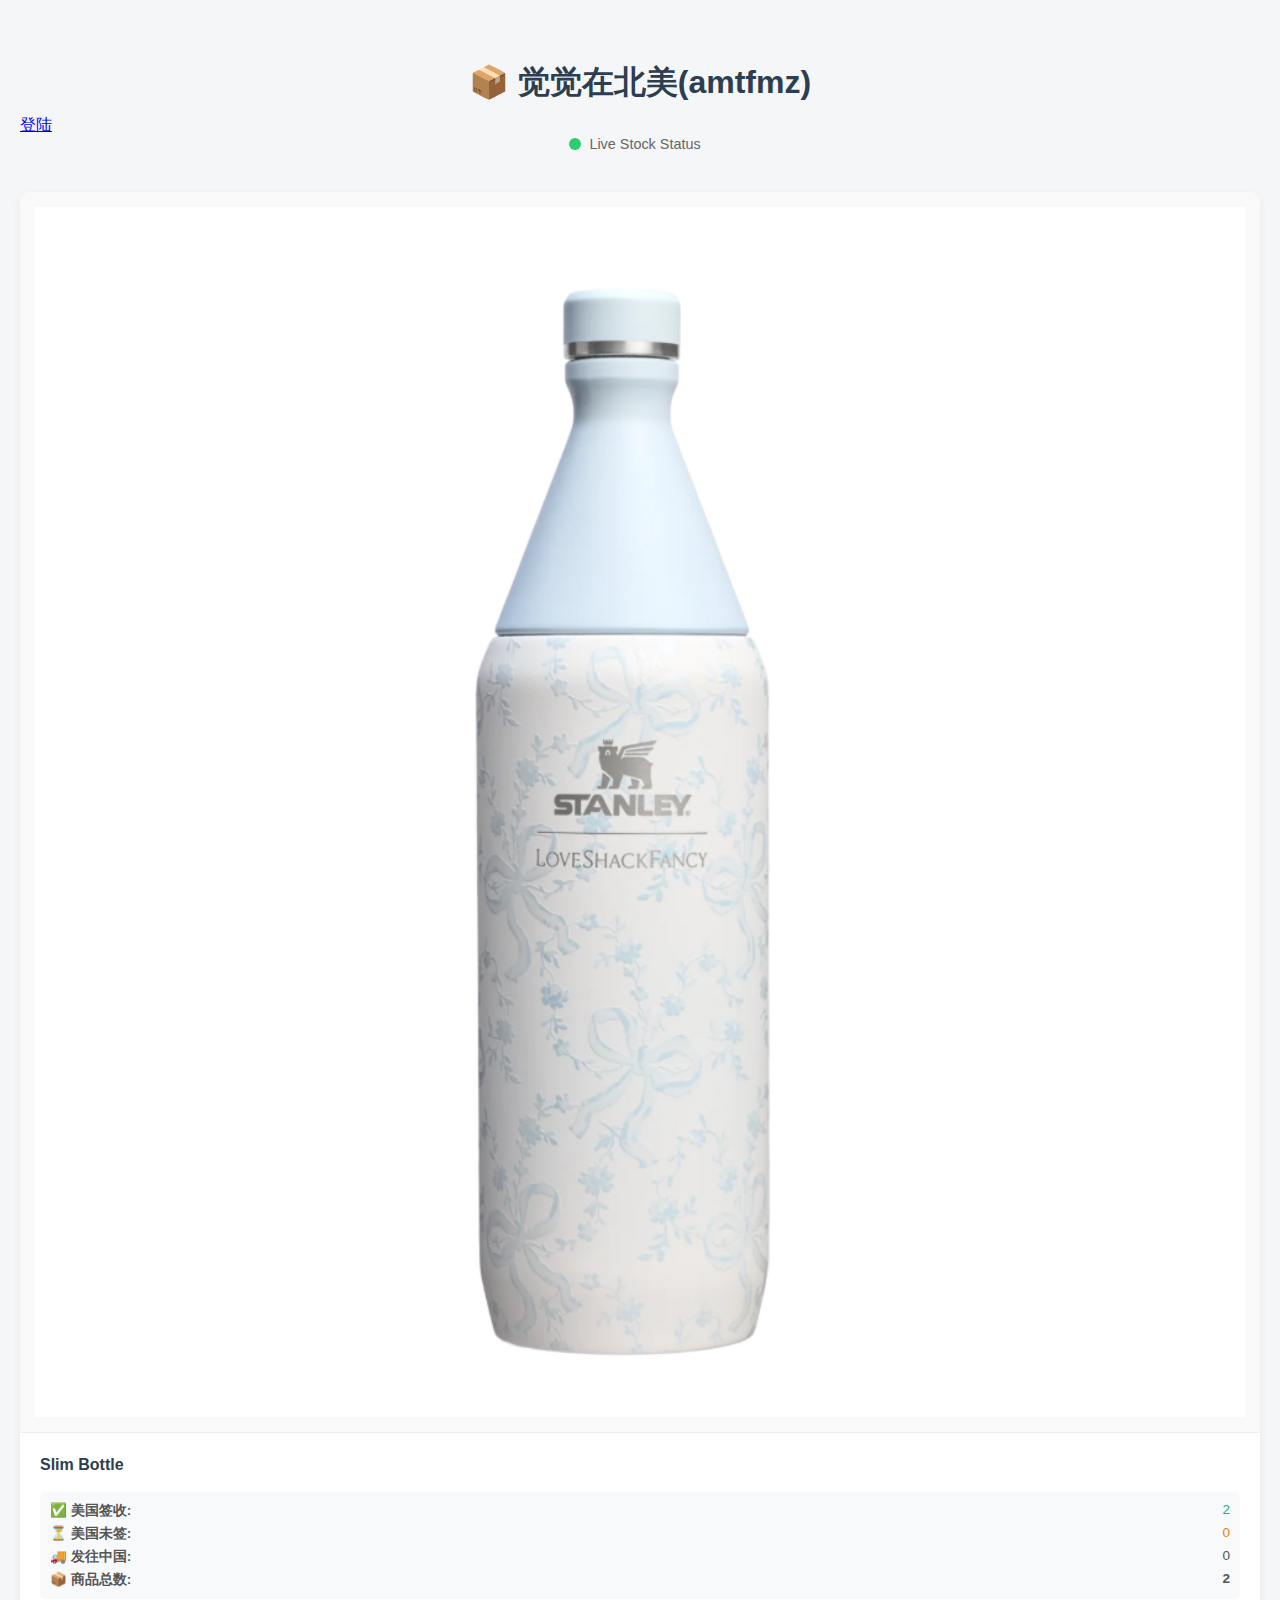
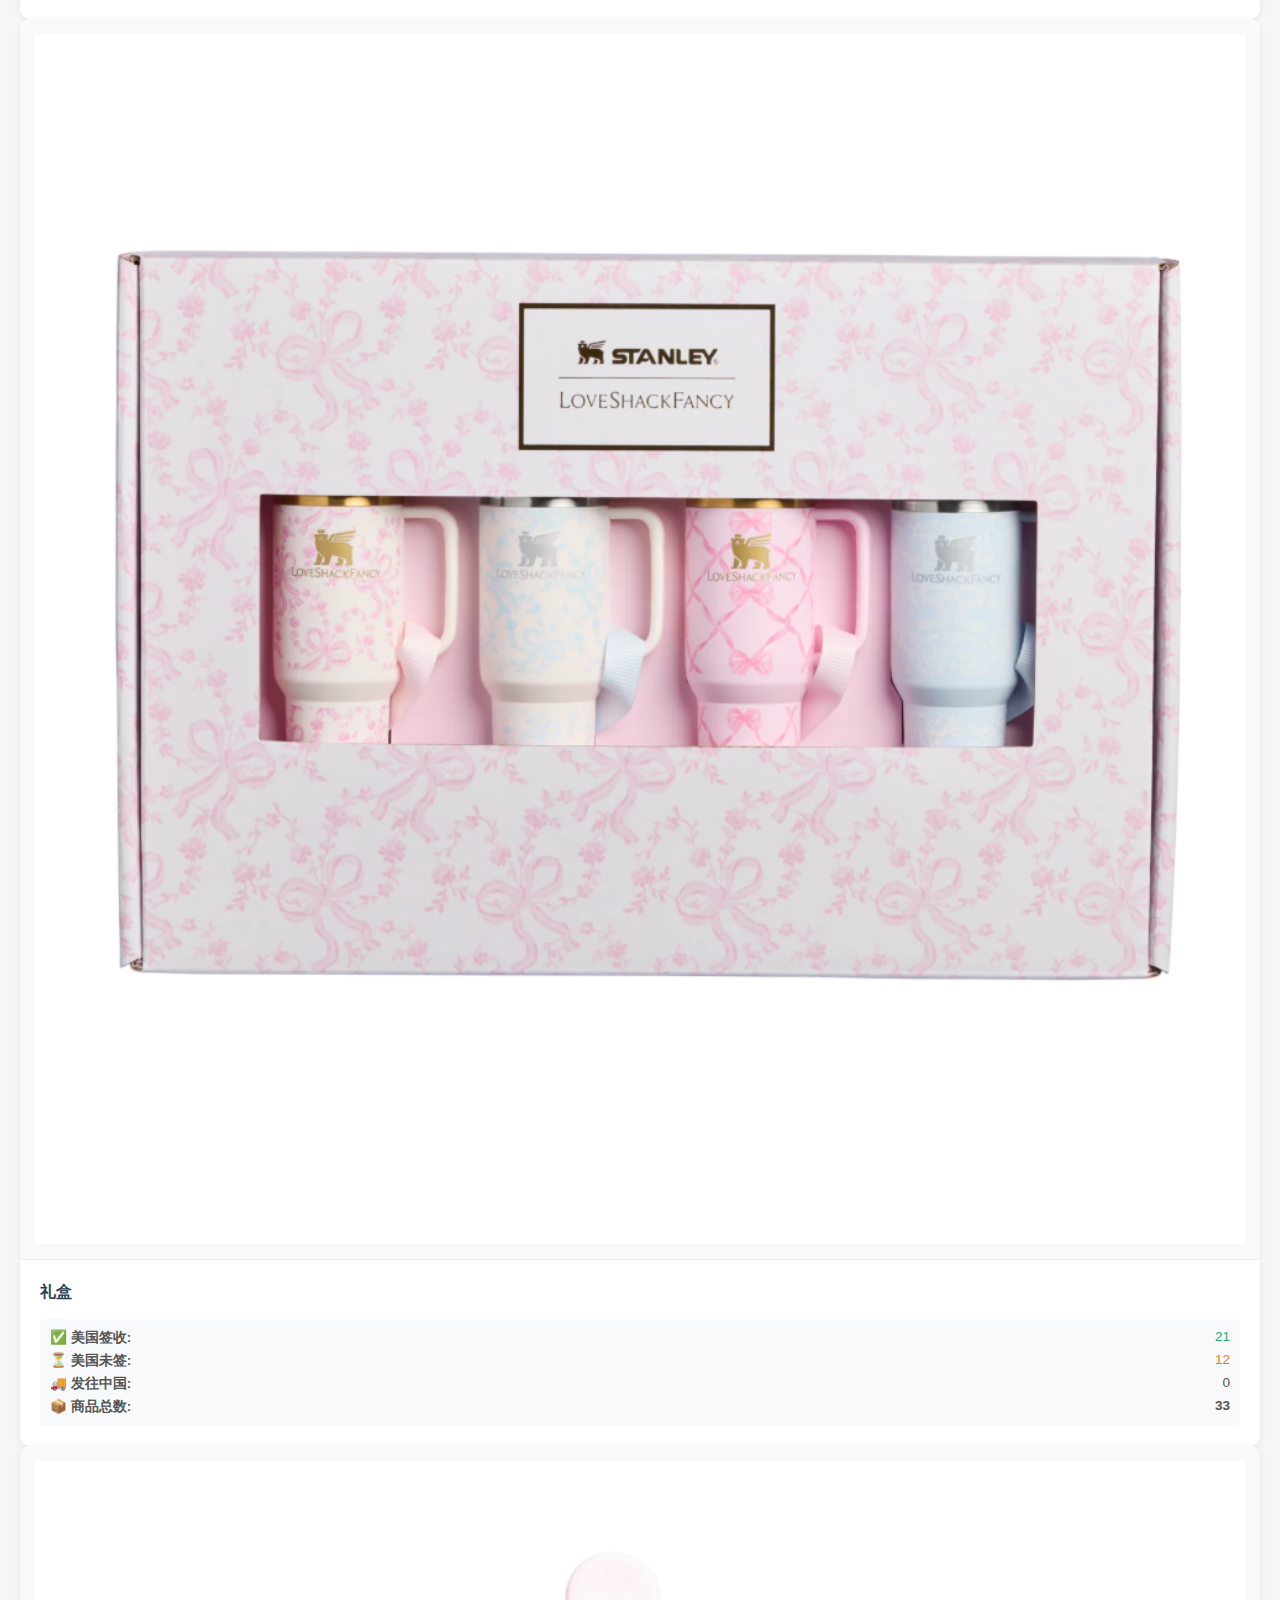
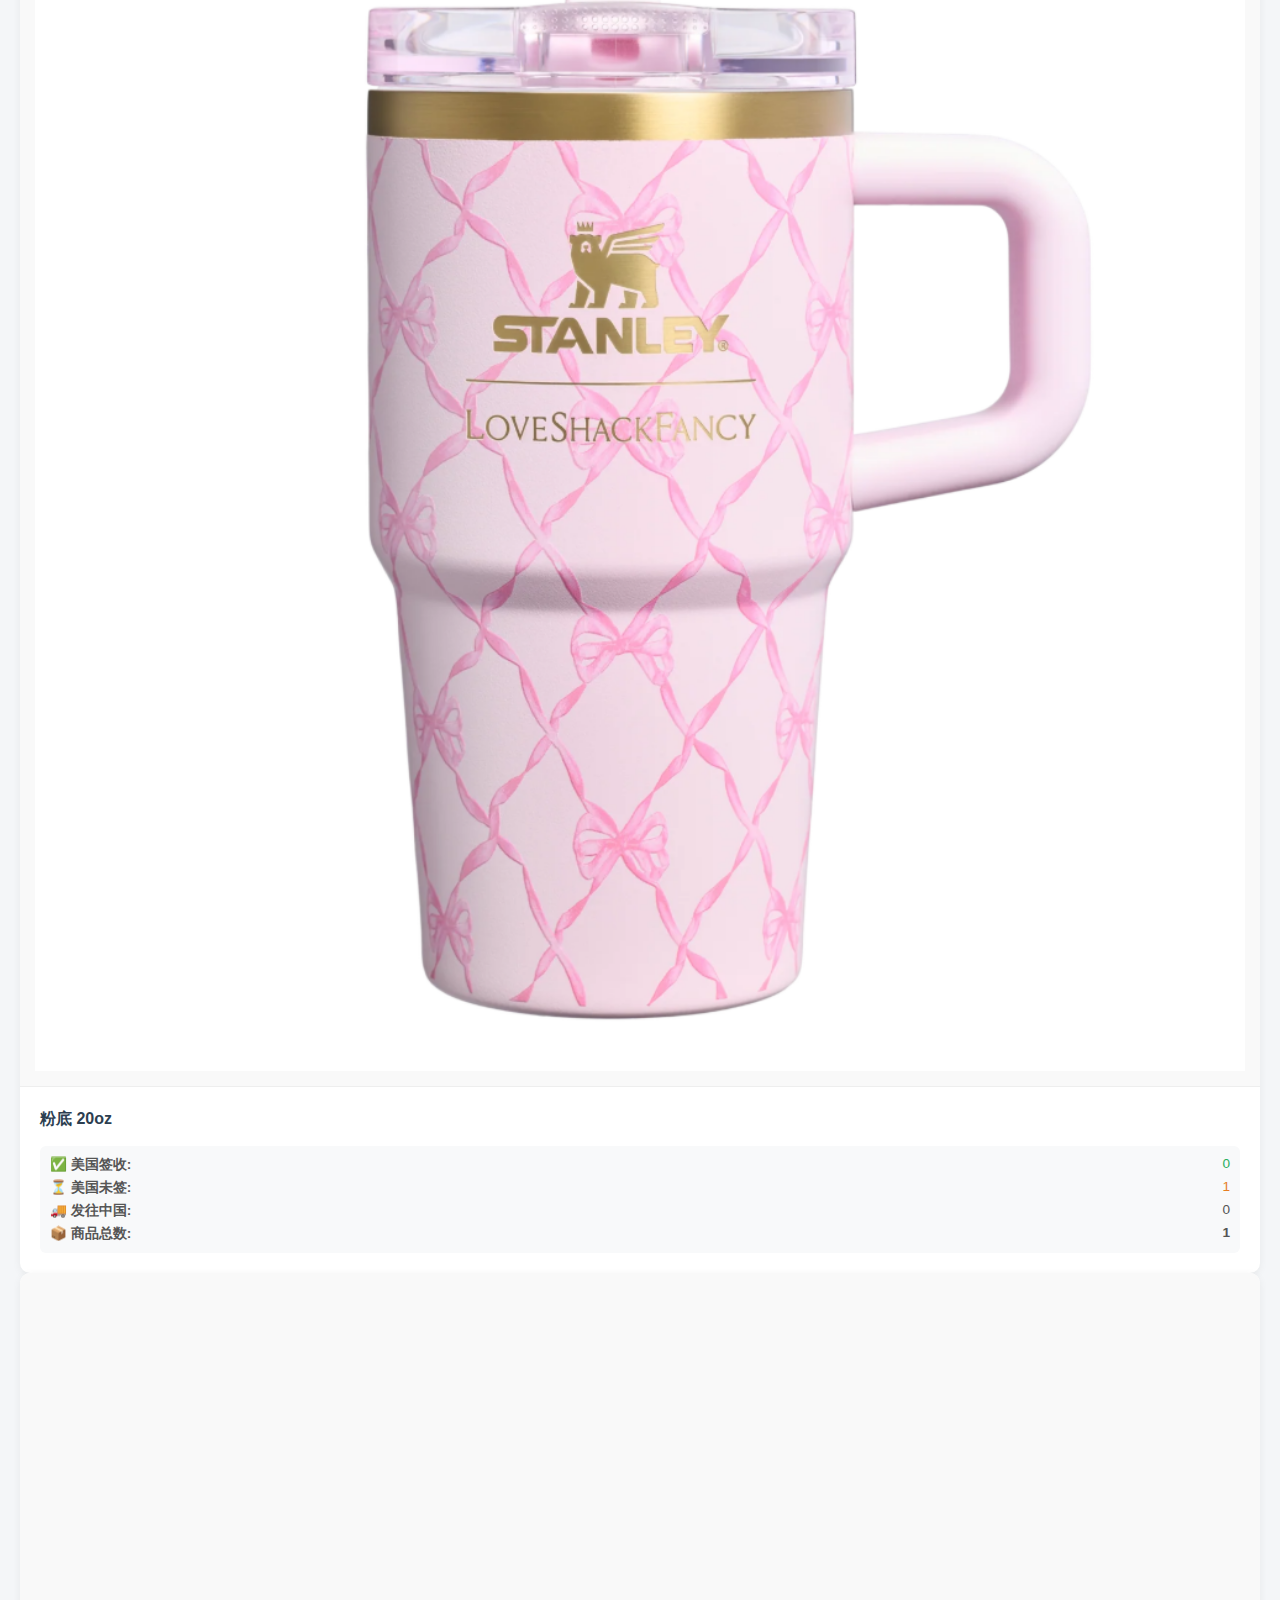
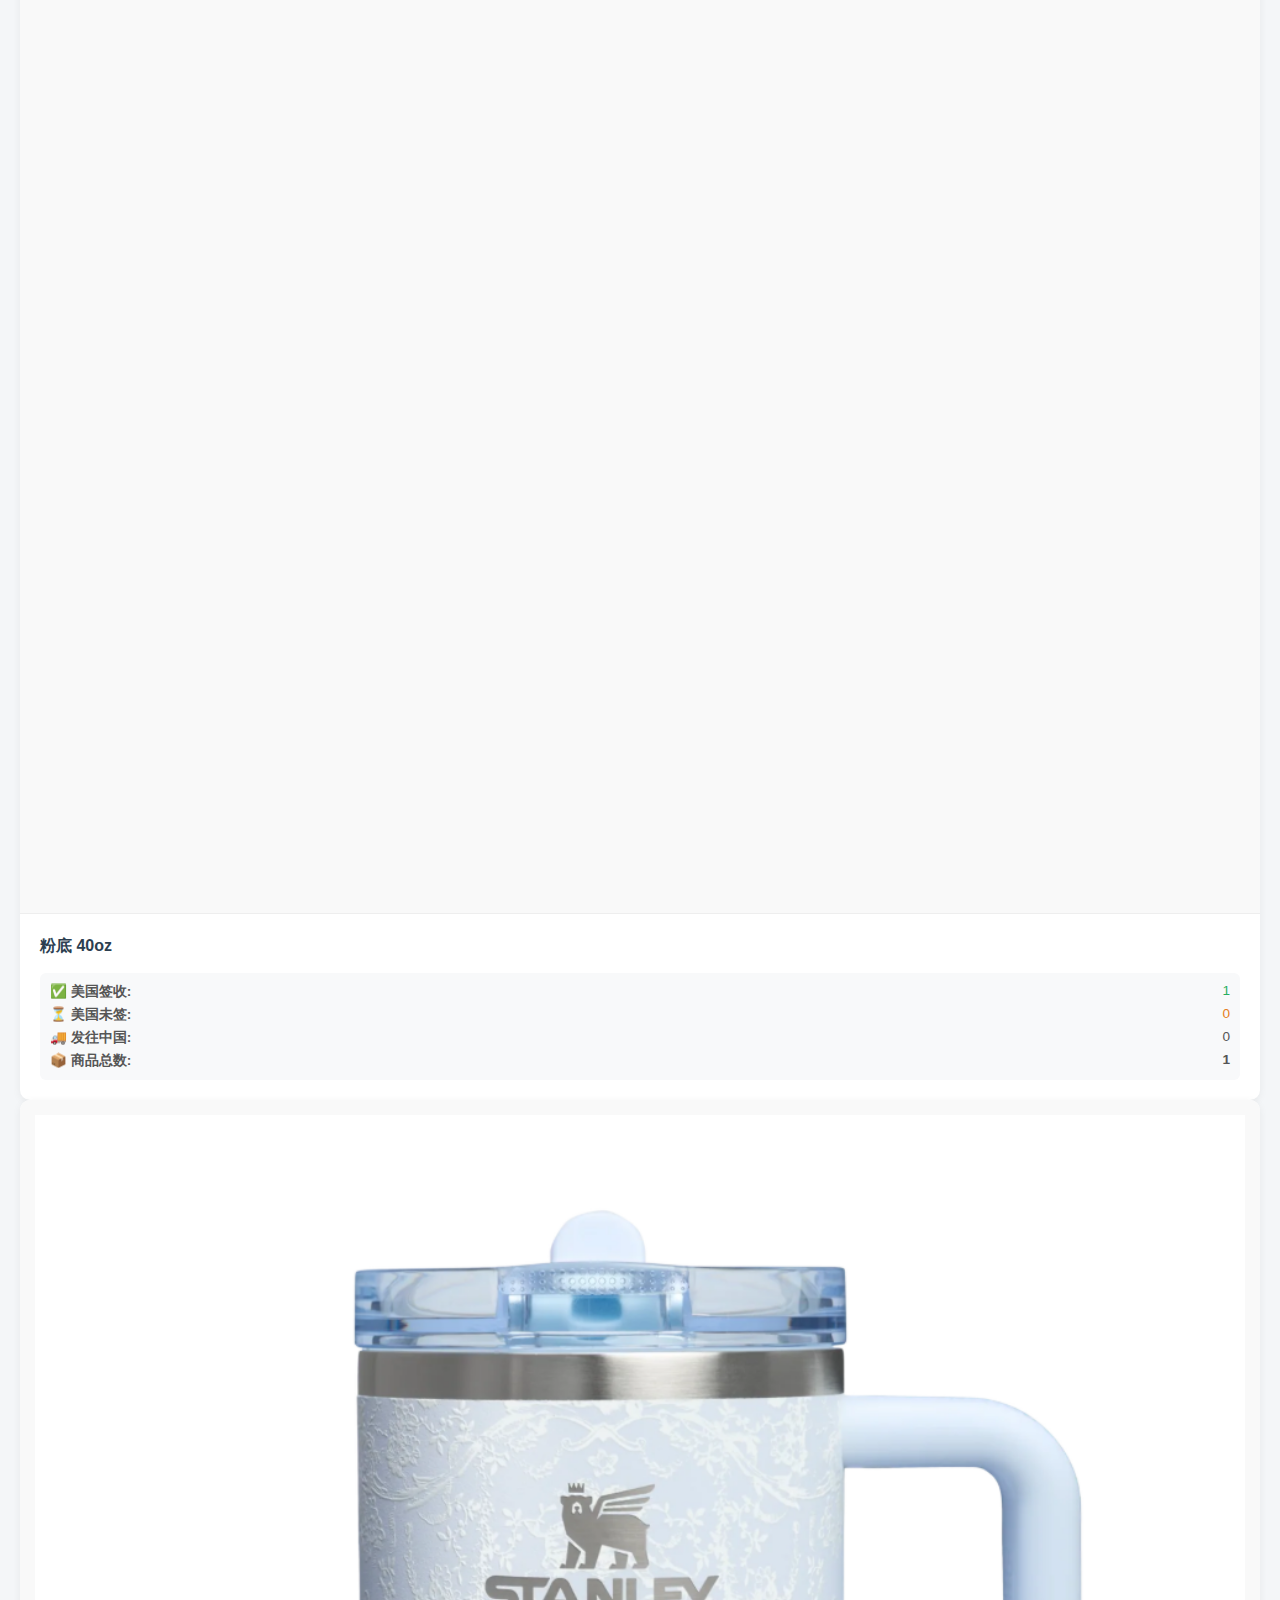
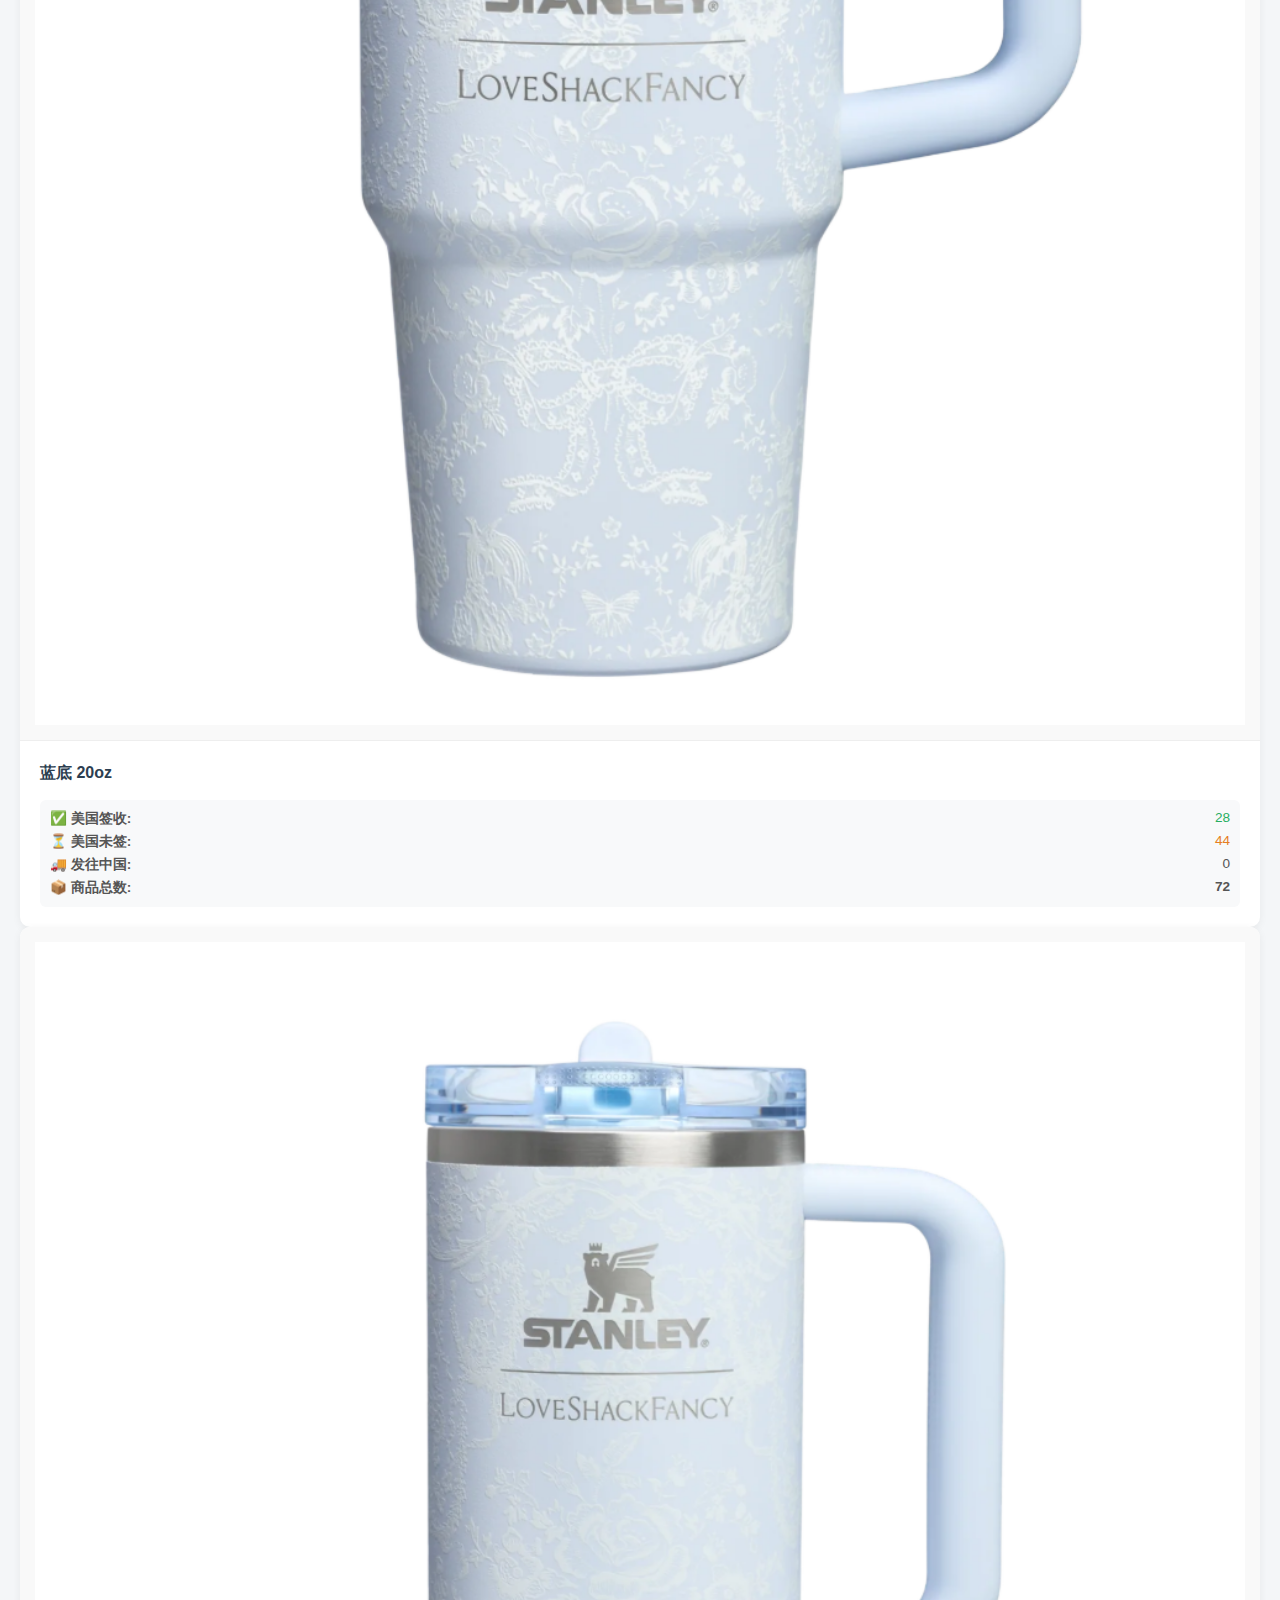
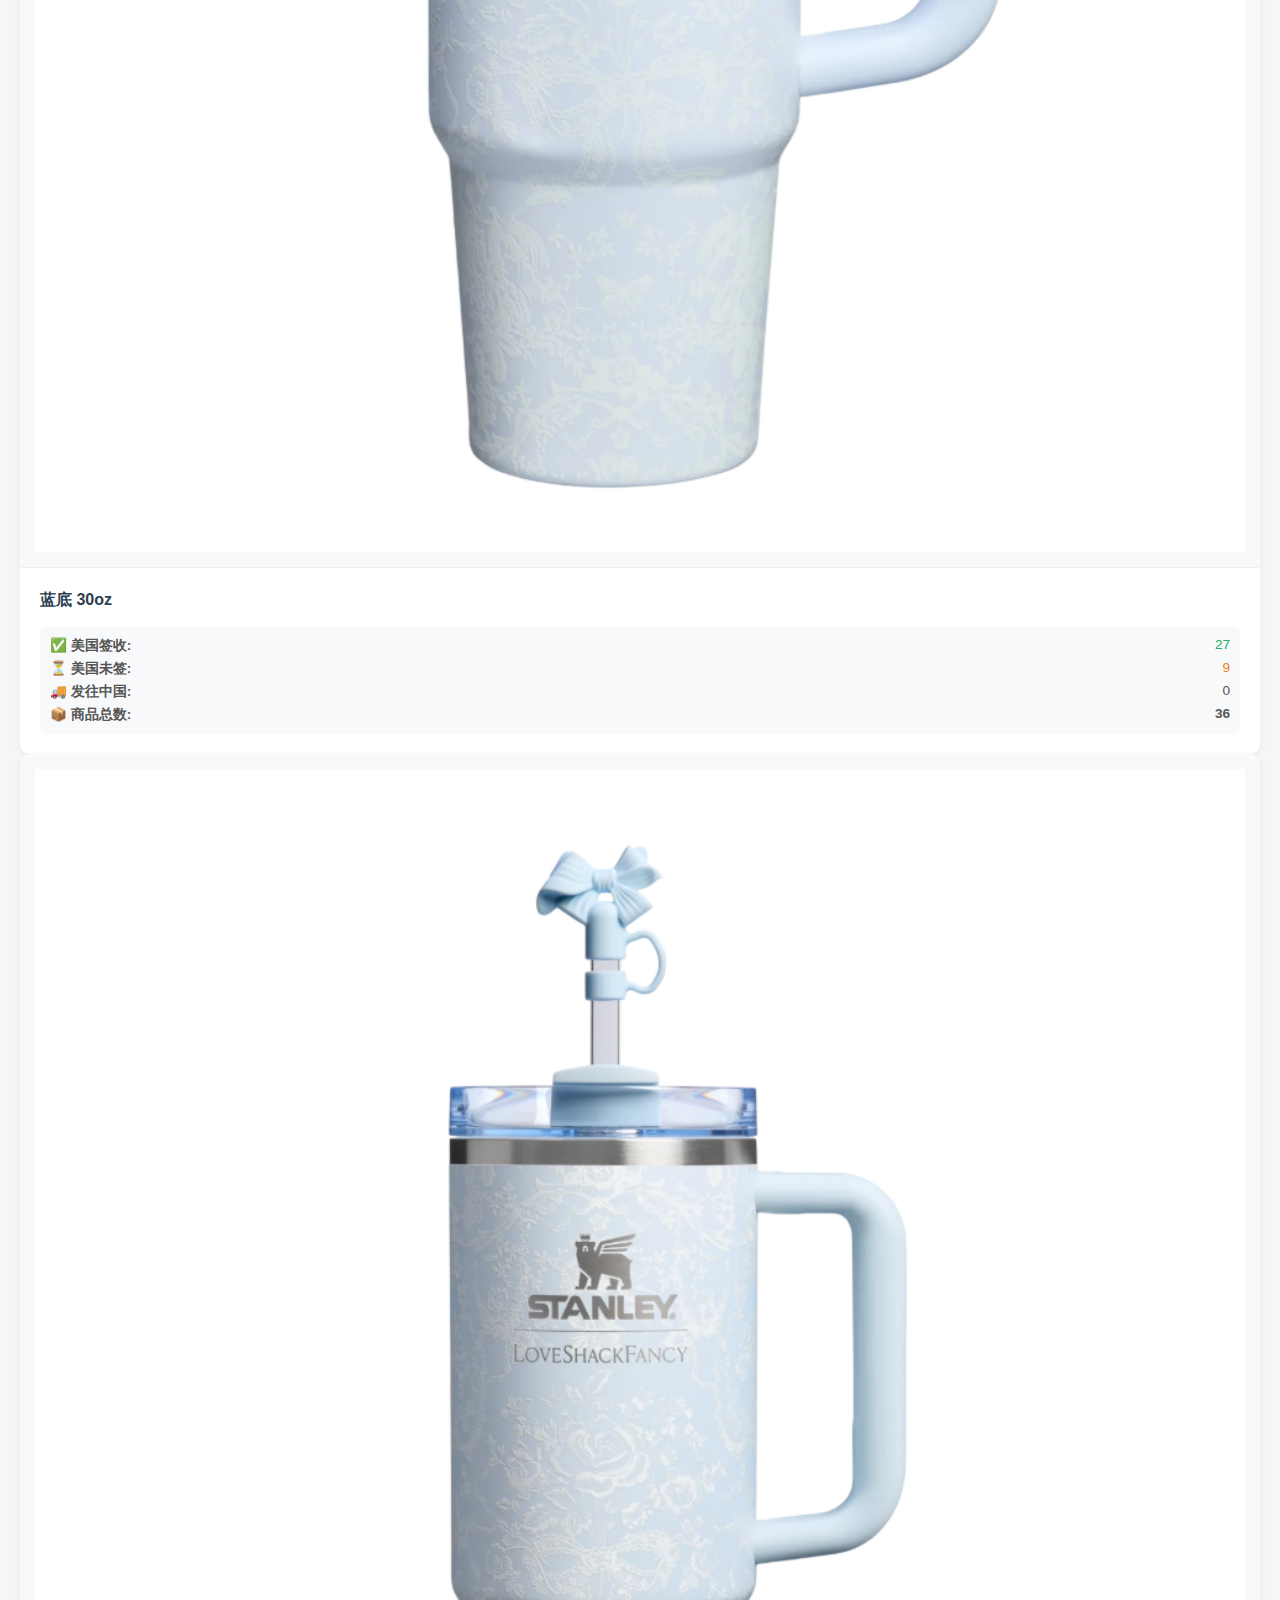
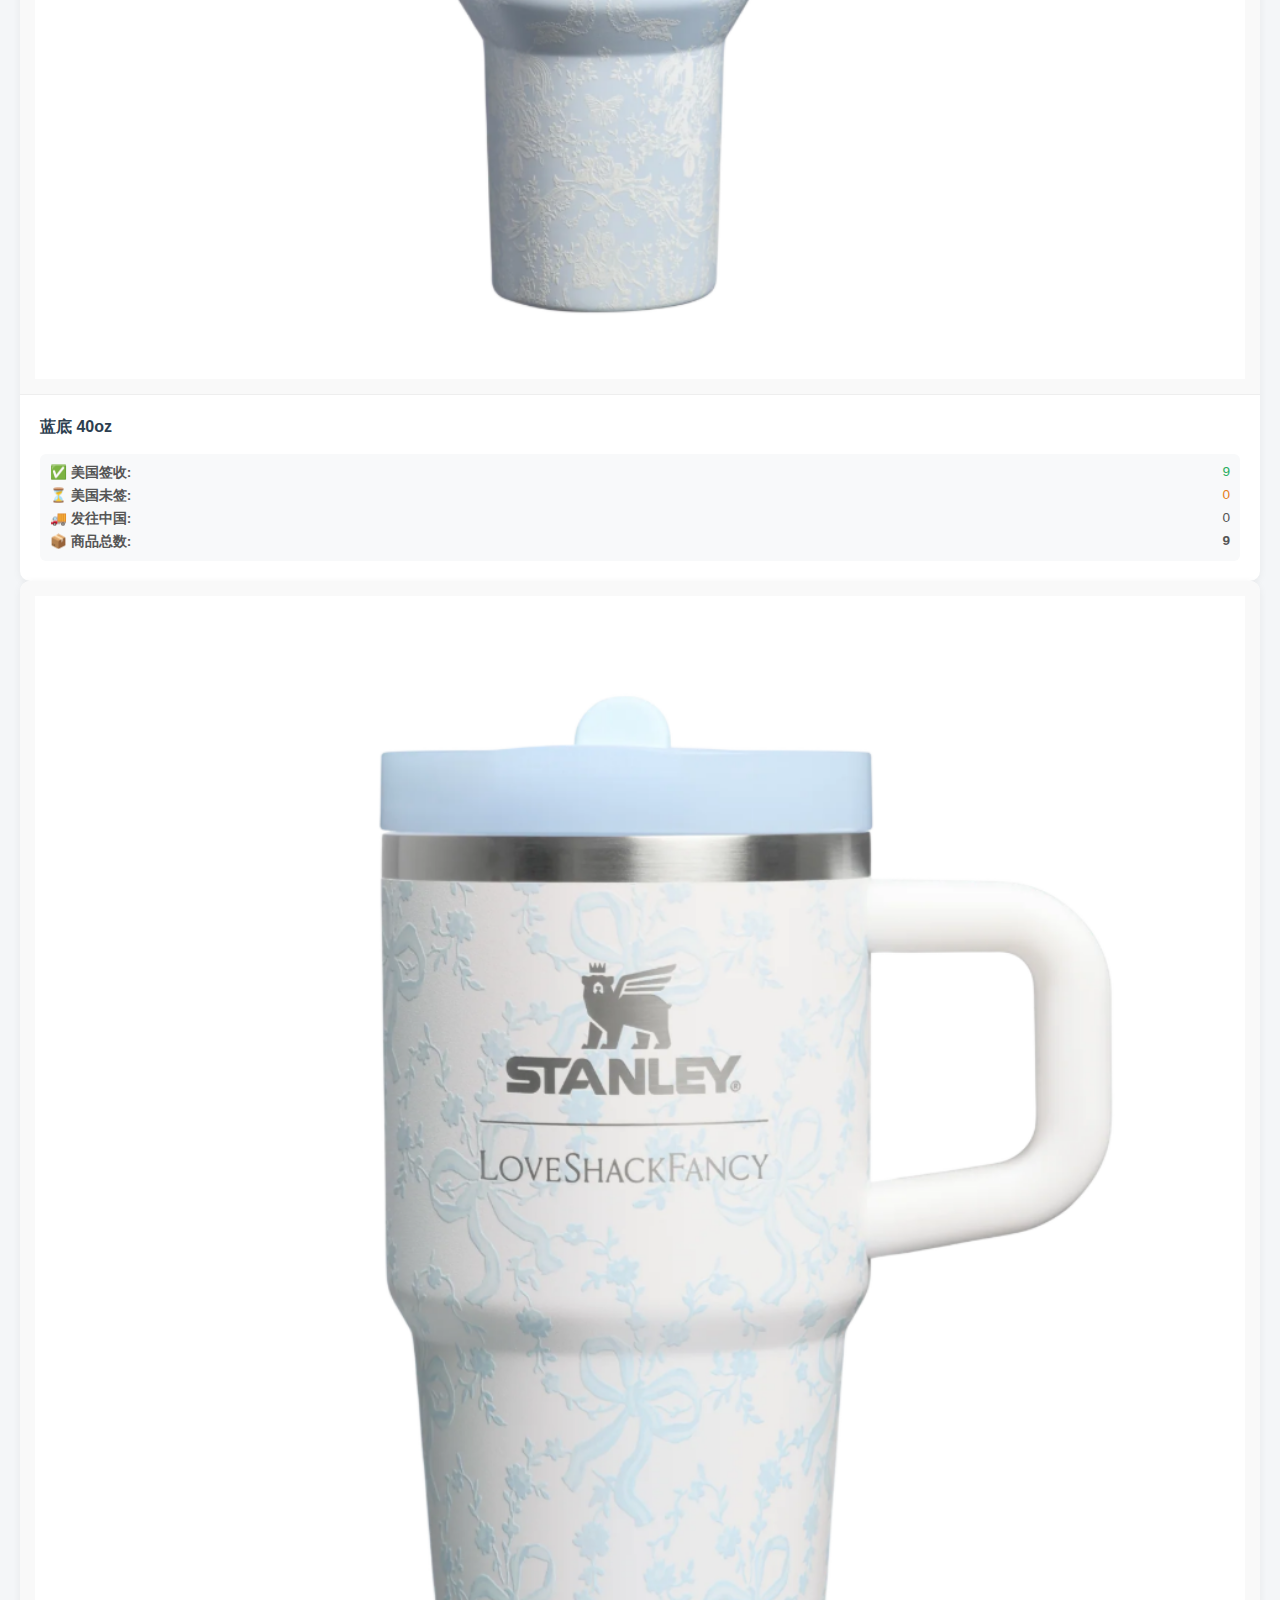
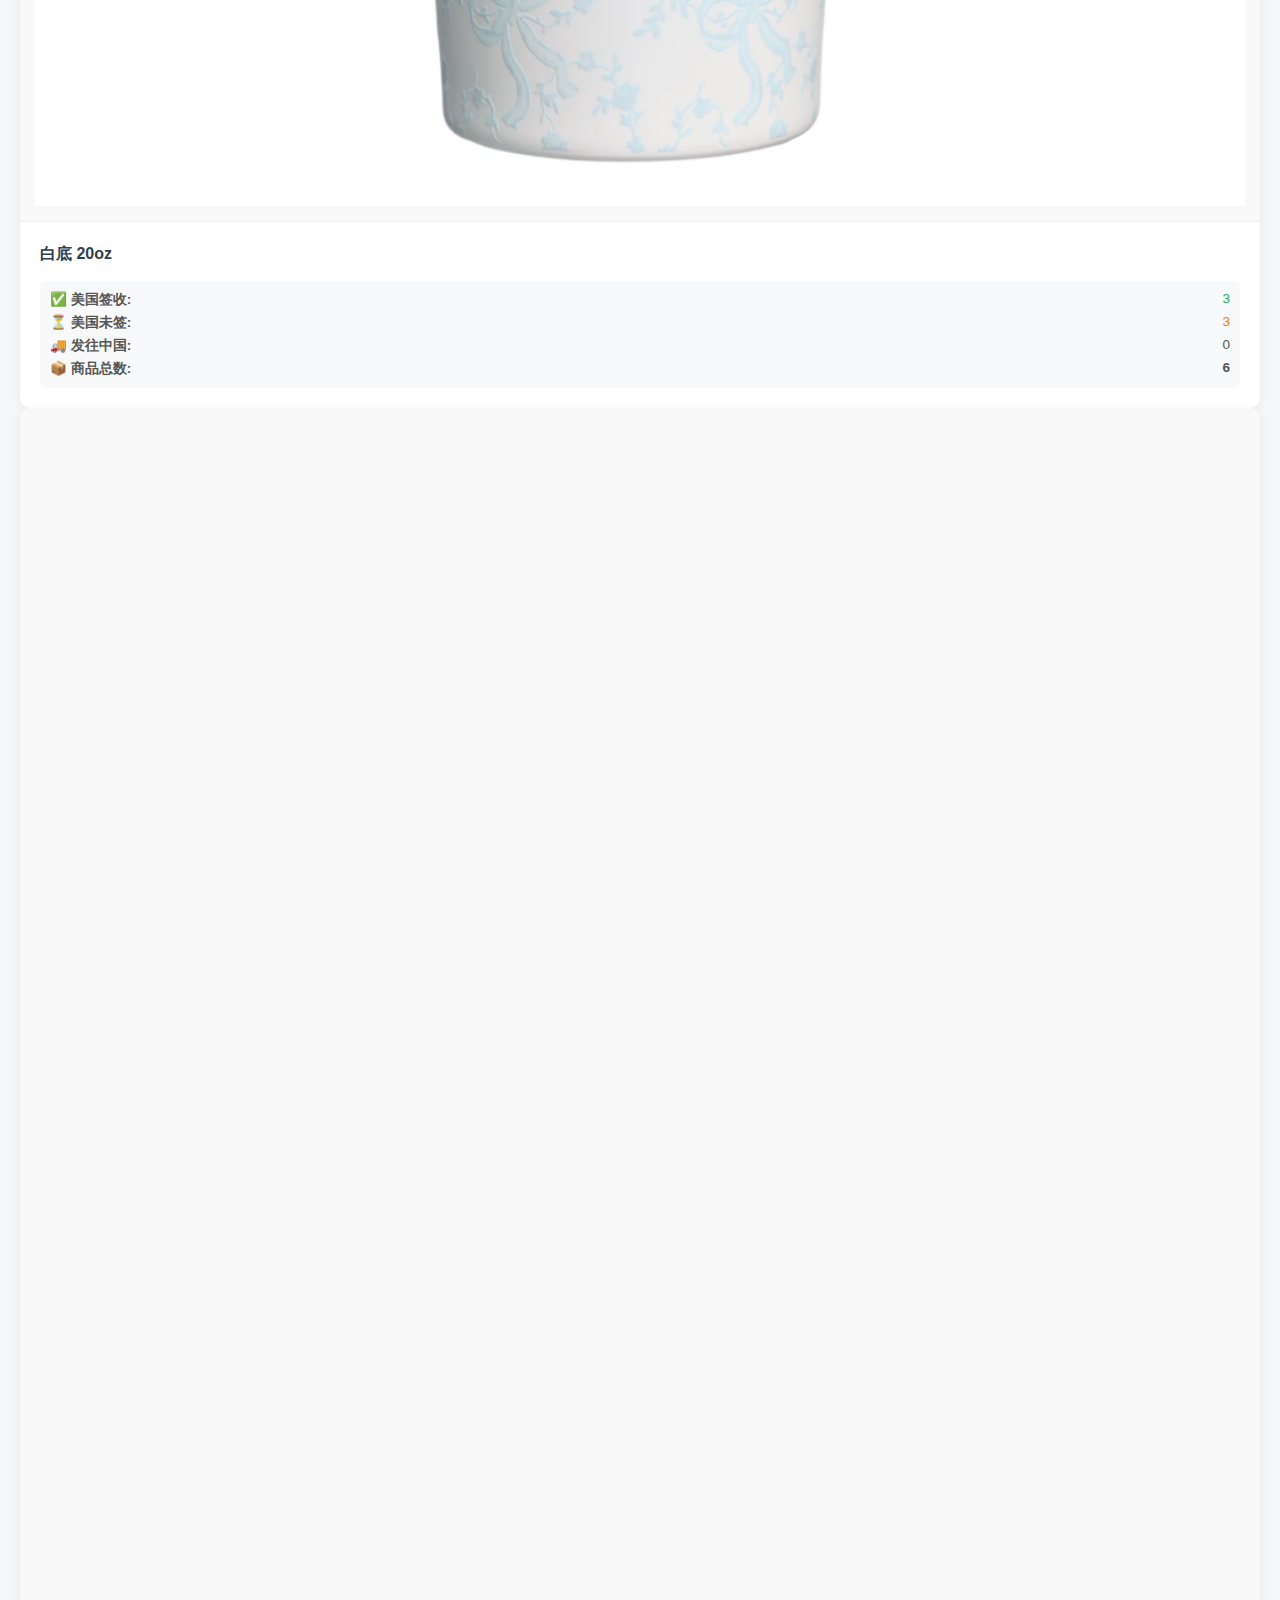
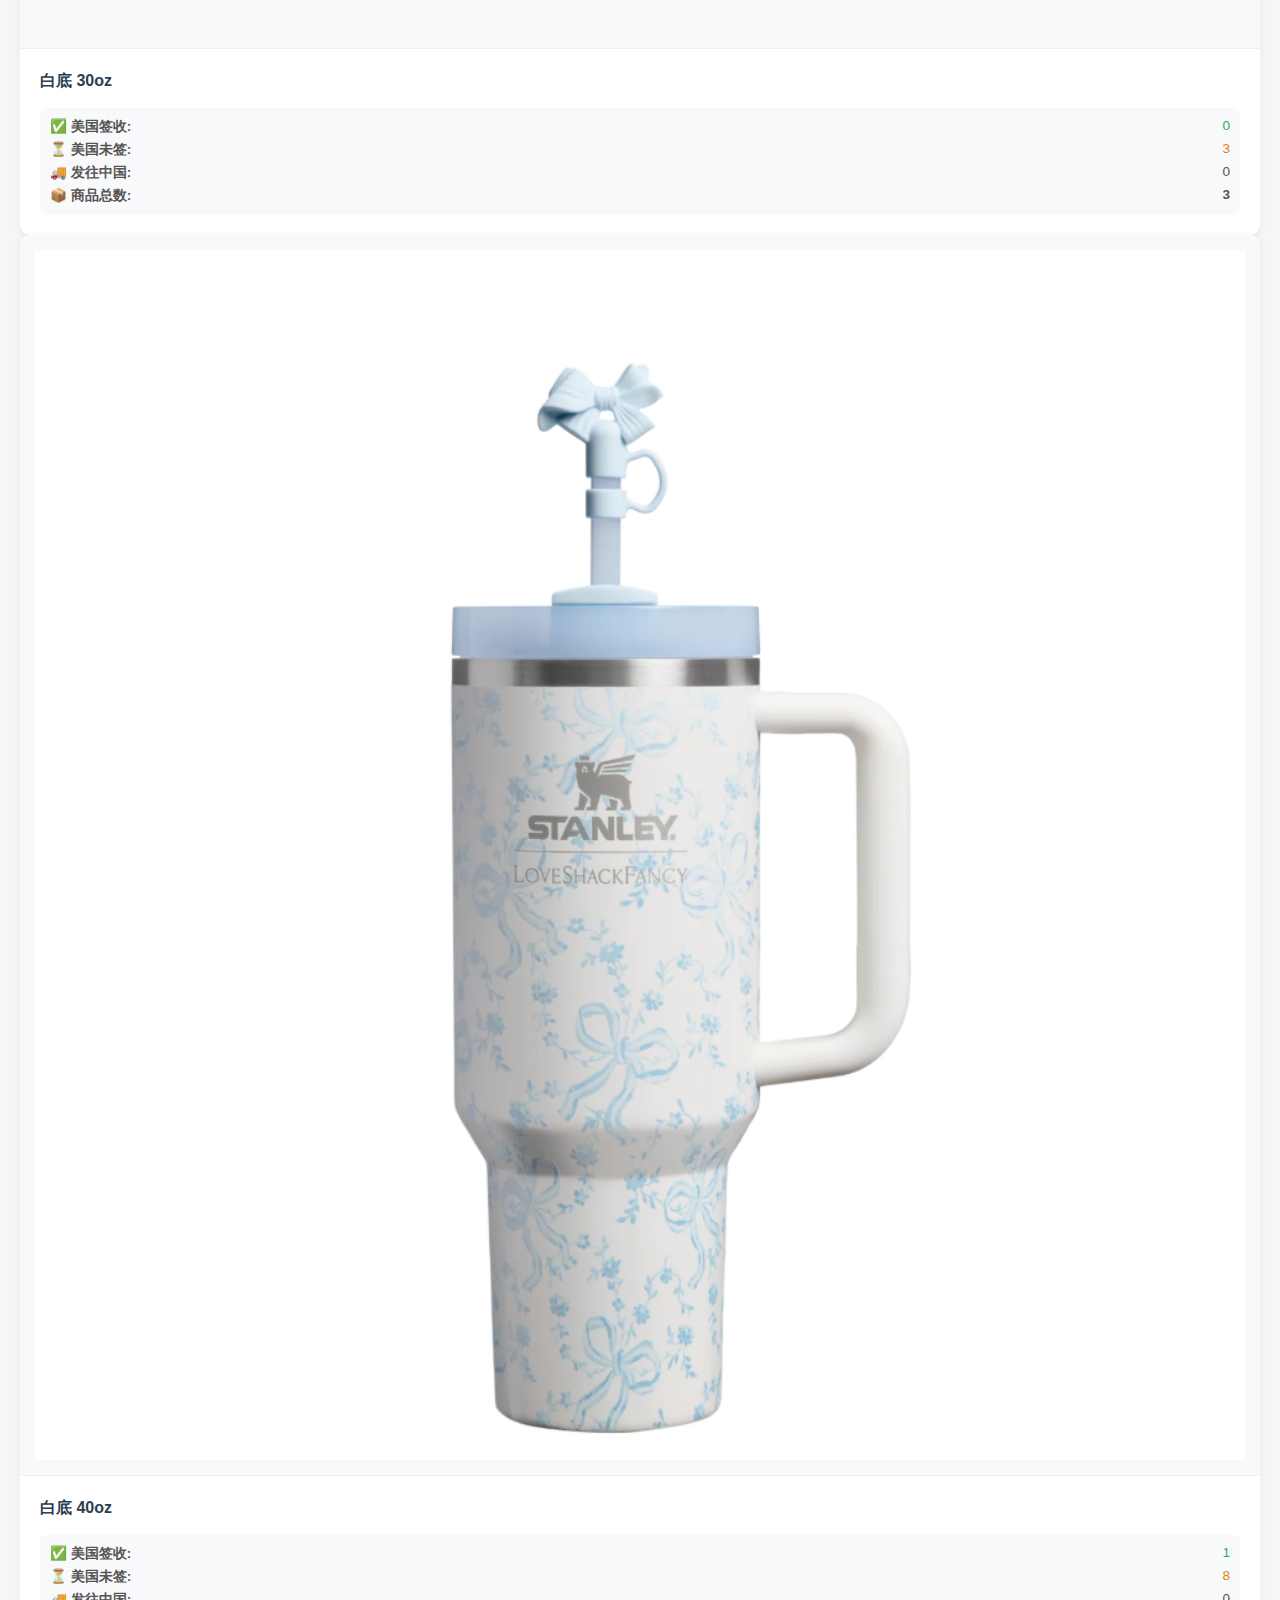
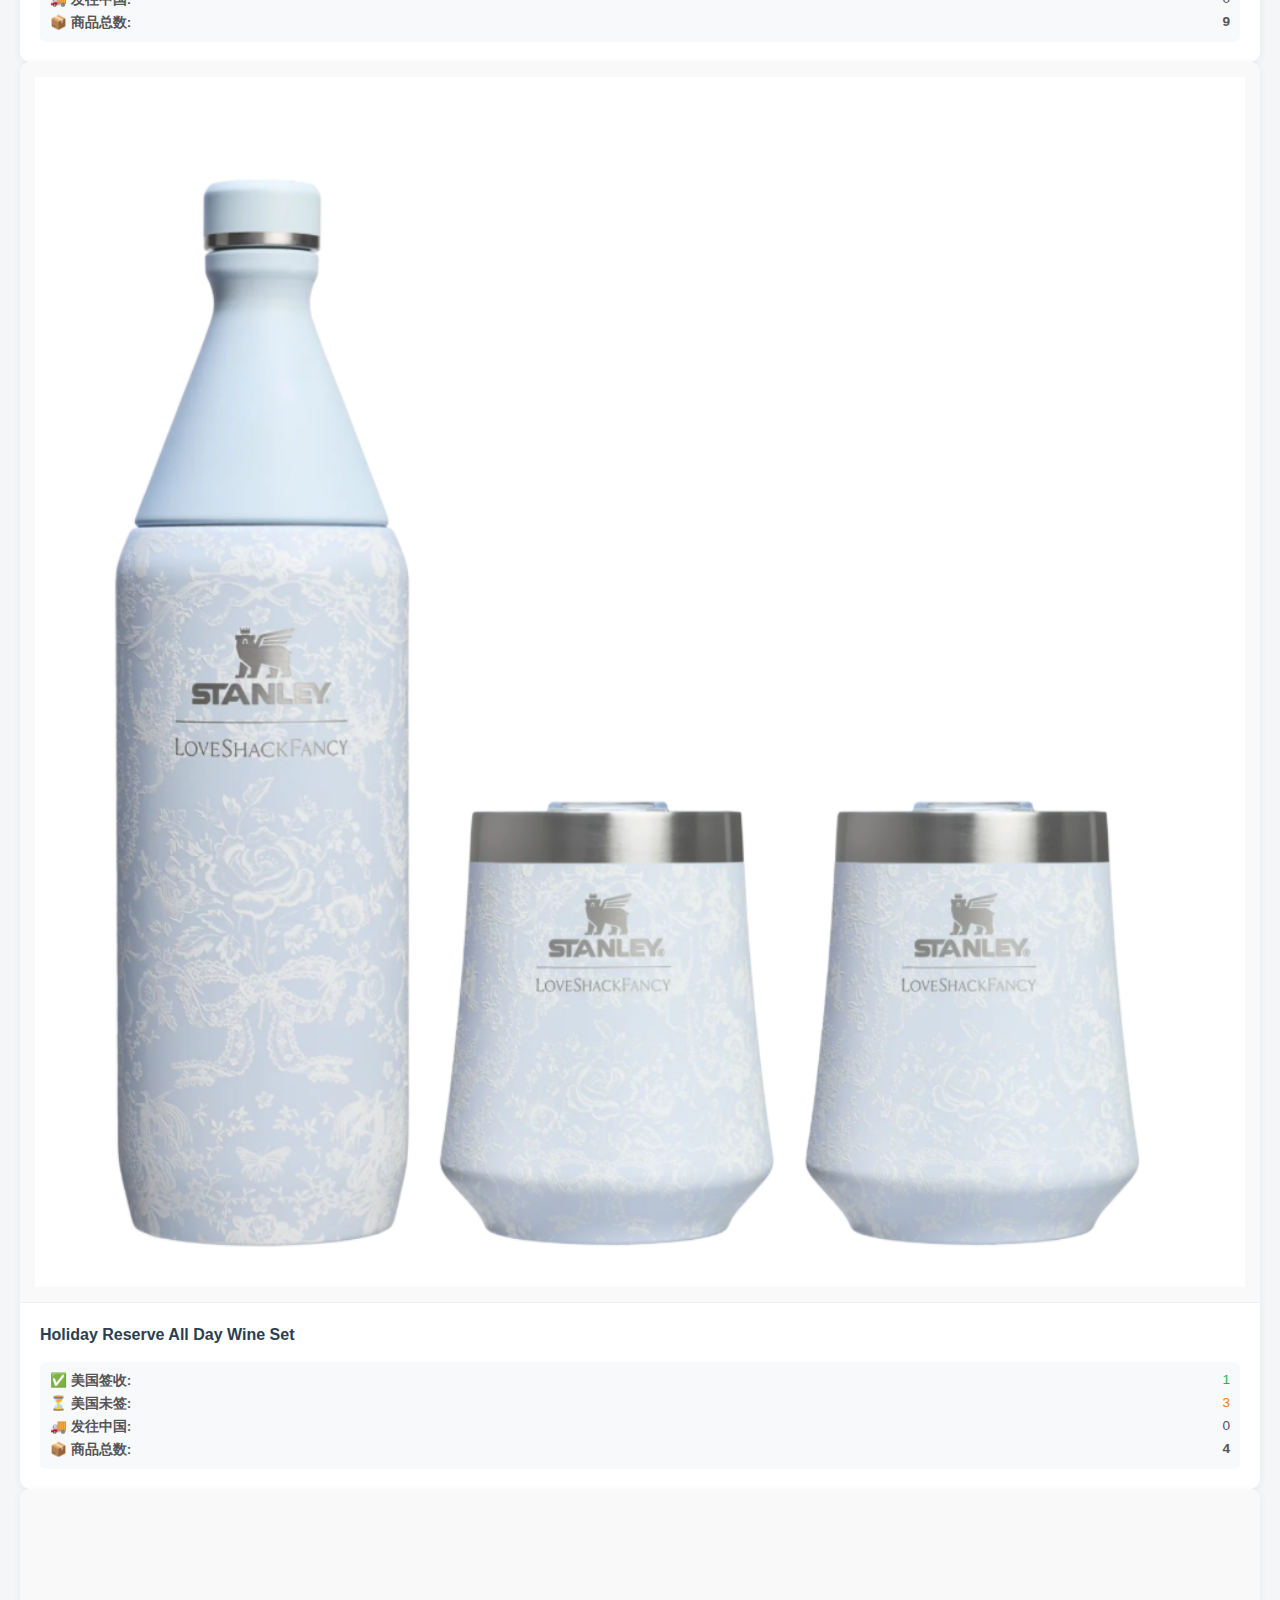
<file: index.html>
<!DOCTYPE html>
<html lang="en">
<head>
    <meta charset="UTF-8">
    <meta name="viewport" content="width=device-width, initial-scale=1.0">
    <title>觉觉在北美</title>
    <link rel="icon" href="img/icon.png" type="image/png">    
    <link rel="stylesheet" href="css/style.css">
</head>
<body>

	<div class="header-wrapper">
        <h1>📦 觉觉在北美(amtfmz)</h1>
        <a href="pages/login.html" class="login-btn">登陆</a>
    </div>
    
    <div class="subtitle">
        <span class="live-dot"></span> Live Stock Status
        <span id="last-updated" style="font-size:0.8em; color:#888; margin-left:10px;"></span>
    </div>    
    
    <div id="inventory-container" class="gallery-scroll">
        <p style="text-align:center; width:100%;">Loading products...</p>
    </div>

	<div class="orders-section">
			<h2>📊 产品发货统计 (Shipment Stats)</h2>
			<div class="table-wrapper">
				<table id="stats-table">
					<thead>
						<tr>
							<th style="width: 50px;">图片</th>
							<th>产品名称</th>
							<th>已发总数</th>
							<th>带包装 (明细)</th>
							<th>不带包装 (明细)</th>
							<th>总库存</th>
						</tr>
					</thead>
					<tbody id="stats-body"></tbody>
				</table>
			</div>
		</div>
	
    <div class="orders-section">
        <h2>✈️ 君安快递追踪 (JunAn Express)</h2>
        <div class="table-wrapper">
            <table id="shipping-table">
                <thead>
                    <tr>
                        <th>运单号</th>
                        <th>收件人</th>
                        <th>内件明细</th>
                        <th>重量 (Lb)</th>
                        <th>状态</th>
                        <th>电话</th>
                        <th>地址</th>
                    </tr>
                </thead>
                <tbody id="shipping-body"></tbody>
            </table>
        </div>
    </div>

    <div class="orders-section">
        <h2>🚚 采购订单追踪 (Incoming Orders)</h2>
        <div class="table-wrapper">
            <table id="order-table">
                <thead>
                    <tr>
                        <th>来源 (Source)</th>
                        <th>订单号 (Order #)</th>
                        <th>状态</th>
                        <th>快递单号</th>
                        <th>签收</th>
                        <th>预计 (Est. Date)</th>
                    </tr>
                </thead>
                <tbody id="order-body"></tbody>
            </table>
        </div>
    </div>
    
<script>

// --- 0. FETCH STATS ---
        fetch('data/stats.json')
            .then(res => res.ok ? res.json() : [])
            .then(stats => {
                const tbody = document.getElementById('stats-body');
                if(stats.length === 0) {
                    tbody.innerHTML = '<tr><td colspan="6">No stats available</td></tr>';
                    return;
                }
                
                stats.forEach(item => {
                    const row = document.createElement('tr');
                    const safeImg = encodeURI(item.image || ''); // Handle spaces in filename
                    
                    row.innerHTML = `
                        <td>
                            <div class="image-wrapper" style="width: 50px; height: 50px;">
                                <img src="${safeImg}" alt="img" style="width:100%; height:100%; object-fit:contain;"
                                     onerror="this.src='https://via.placeholder.com/50?text=?'">
                            </div>
                        </td>
                        <td style="font-weight:bold; color:#2c3e50;">${item['产品名称']}</td>
                        <td style="font-size:1.1em; font-weight:bold;">${item['已发总数']}</td>
                        <td>
                            <div style="font-weight:bold; color:#27ae60;">${item['带包装']}</div>
                            <div style="font-size:0.8em; color:#666; max-width:200px;">${item['带包装详情']}</div>
                        </td>
                        <td>
                            <div style="font-weight:bold; color:#c0392b;">${item['不带包装']}</div>
                            <div style="font-size:0.8em; color:#666; max-width:200px;">${item['不带包装详情']}</div>
                        </td>
                        <td>${item['总库存']}</td>
                    `;
                    tbody.appendChild(row);
                });
            })
            .catch(err => console.error("Stats Error:", err));
			
        // --- 1. FETCH PRODUCTS ---
        fetch('data/products.json')
            .then(res => {
                if (!res.ok) throw new Error("File not found");
                return res.json();
            })
            .then(products => {
                const container = document.getElementById('inventory-container');
                container.innerHTML = ''; 

                products.forEach(product => {
                    const card = document.createElement('div');
                    card.className = 'card';
                    const safeImagePath = encodeURI(product.image);

                    // Check English keys first, then Chinese
                    const usSigned = product.us_signed ?? product['美国已签收'] ?? 0;
                    const usUnsigned = product.us_unsigned ?? product['美国未签收'] ?? 0;
                    const cnShipped = product.cn_shipped ?? product['已发往国内'] ?? 0;
                    const totalStock = product.total_stock ?? product['总库存'] ?? 0;

                    card.innerHTML = `
                        <div class="image-wrapper">
                            <img src="${safeImagePath}" alt="${product.name}" loading="lazy"
                                 onerror="this.src='https://via.placeholder.com/300?text=No+Image'">
                        </div>
                        <div class="info">
                            <h3>${product.name}</h3>
                            <div class="stock-data">
                                <div class="stock-row">
                                    <span class="stock-label">✅ 美国签收:</span>
                                    <span class="stock-value" style="color:#27ae60;">${usSigned}</span>
                                </div>
                                <div class="stock-row">
                                    <span class="stock-label">⏳ 美国未签:</span>
                                    <span class="stock-value" style="color:#e67e22;">${usUnsigned}</span>
                                </div>
                                <div class="stock-row">
                                    <span class="stock-label">🚚 发往中国:</span>
                                    <span class="stock-value">${cnShipped}</span>
                                </div>
                                <div style="border-top: 1px solid #ddd; margin-top:2px; padding-top:2px;" class="stock-row">
                                    <span class="stock-label">📦 商品总数:</span>
                                    <span class="stock-value"><strong>${totalStock}</strong></span>
                                </div>
                            </div>
                        </div>
                    `;
                    container.appendChild(card);
                });
            })
            .catch(err => {
                console.error("Product Error:", err);
                document.getElementById('inventory-container').innerHTML = '<p>⚠️ Error loading products</p>';
            });

        // --- 2. FETCH SHIPPING (Outgoing) ---
        fetch('data/shipping.json')
            .then(res => res.ok ? res.json() : [])
            .then(items => {
                const tbody = document.getElementById('shipping-body');
                if(items.length === 0) {
                    tbody.innerHTML = '<tr><td colspan="7" style="text-align:center">No shipping data found.</td></tr>';
                    return;
                }
                items.forEach(item => {
                    const row = document.createElement('tr');
                    
                    const details = item.details || item['内件明细'] || '——';
                    const weight = item.weight || item['实际重量'] || '——';

                    // Link Logic
                    let trackingDisplay = item.tracking_number;
                    if (item.tracking_url) {
                        trackingDisplay = `<a href="${item.tracking_url}" target="_blank" style="text-decoration:none; color:#3498db; border-bottom:1px dotted #3498db;">${item.tracking_number}</a>`;
                    }

                    // Address Truncation
                    let fullAddress = item.address || '';
                    let displayAddress = fullAddress;
                    if (fullAddress.length > 25) {
                        displayAddress = fullAddress.substring(0, 9) + "......" + fullAddress.substring(fullAddress.length - 9);
                    }

                    // --- STATUS TRUNCATION FIX ---
                    let fullStatus = item.status || 'Checking...';
                    let displayStatus = fullStatus;
                    
                    // FIXED: Use character length (16 chars) instead of word count
                    // This works for both Chinese and English
                    if (fullStatus.length > 16) {
                        displayStatus = fullStatus.substring(0, 16) + '...';
                    }

                    row.innerHTML = `
                        <td class="tracking-code">${trackingDisplay}</td>
                        <td>${item.customer_name || item.recipient}</td>
                        <td style="color:#2980b9;">${details}</td>
                        <td>${weight}</td>
                        <td>
                            <span class="status-badge" title="${fullStatus}">
                                ${displayStatus}
                            </span>
                        </td>
                        <td>${item.phone}</td>
                        <td style="font-size:0.8em; color:#666;" title="${fullAddress}">
                            ${displayAddress}
                        </td>
                    `;
                    tbody.appendChild(row);
                });
            })
            .catch(err => console.error("Shipping Error:", err));

        // --- 3. FETCH ORDERS (Incoming) ---
        fetch('data/orders.json')
            .then(res => res.ok ? res.json() : [])
            .then(orders => {
                const tbody = document.getElementById('order-body');
                if(orders.length === 0) {
                    tbody.innerHTML = '<tr><td colspan="6" style="text-align:center">No orders found.</td></tr>';
                    return;
                }
                orders.forEach(order => {
                    const row = document.createElement('tr');
                    
                    let badgeStyle = 'padding: 4px 8px; border-radius: 12px; font-size: 0.85em; font-weight: bold; display: inline-block;';
                    if (order.status === 'Fulfilled' || order.status === 'Shipped') {
                        badgeStyle += 'background-color: #d4edda; color: #155724;'; 
                    } else if (order.status === 'Partial') {
                        badgeStyle += 'background-color: #cce5ff; color: #004085;'; 
                    } else {
                        badgeStyle += 'background-color: #fff3cd; color: #856404;';
                    }
                    
                    let signedText = order.signed;
                    let signedColor = 'color:#27ae60;'; 
                    if (String(signedText).includes('No') || String(signedText).includes('否')) {
                        signedColor = 'color:#c0392b; font-weight:bold;';
                    }

                    let trackingDisplay = order.tracking;
                    if (order.tracking_url && order.tracking !== '——' && order.tracking !== '-') {
                        trackingDisplay = `<a href="${order.tracking_url}" target="_blank" style="text-decoration:none; color:#3498db; border-bottom:1px dotted #3498db;">${order.tracking}</a>`;
                    }

                    row.innerHTML = `
                        <td>${order.source}</td>
                        <td>${order.order_id}</td>
                        <td><span style="${badgeStyle}">${order.status}</span></td>
                        <td class="tracking-code">${trackingDisplay}</td>
                        <td style="${signedColor}">${signedText}</td>
                        <td>${order.est_date || '——'}</td>
                    `;
                    tbody.appendChild(row);
                });
            })
            .catch(err => console.error("Order Error:", err));
			
    </script>

</body>
</html>
</file>
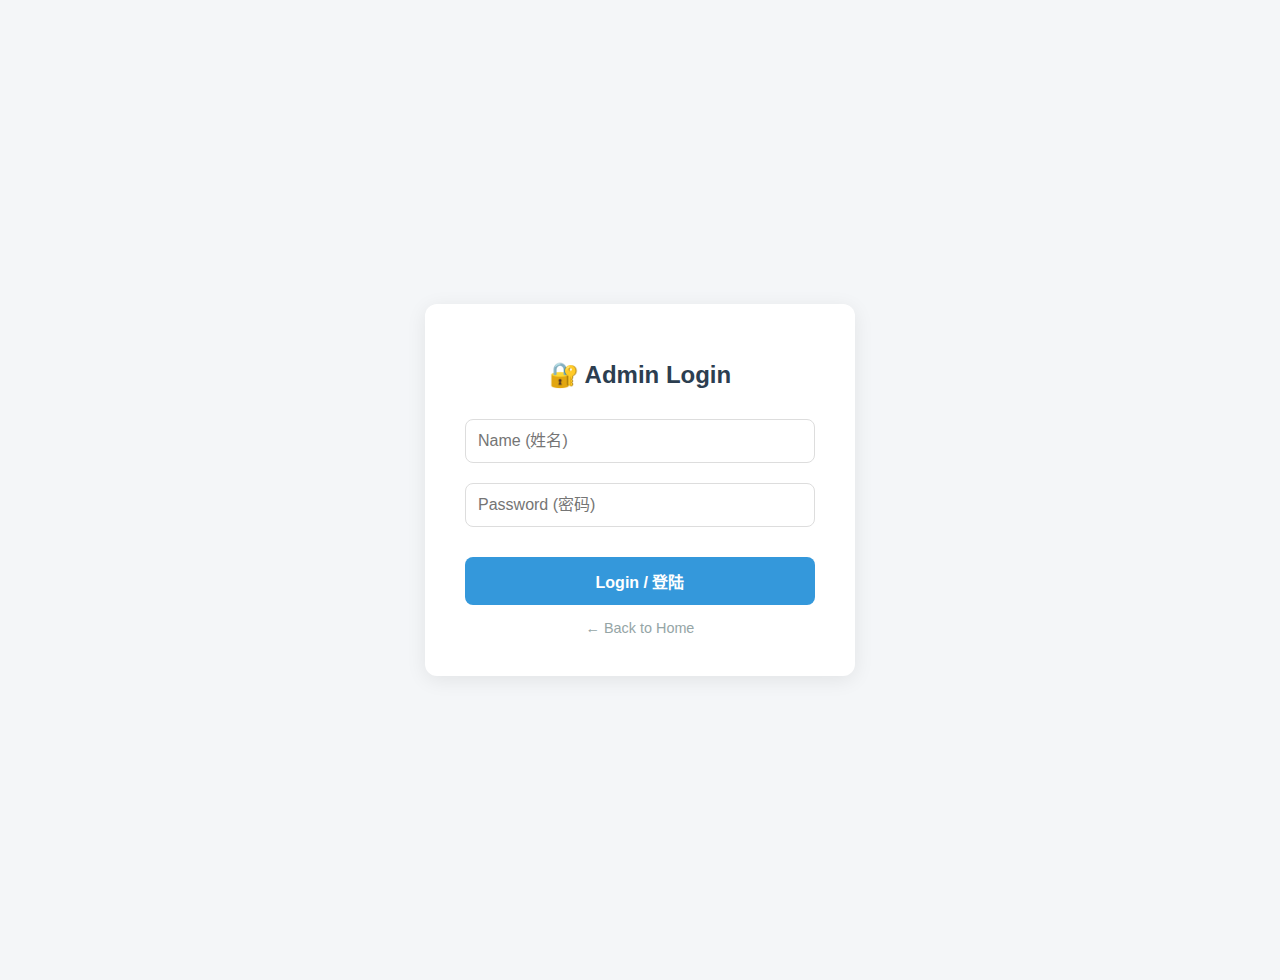
<file: pages/login.html>
<!DOCTYPE html>
<html lang="zh-CN">
<head>
    <meta charset="UTF-8">
    <meta name="viewport" content="width=device-width, initial-scale=1.0">
    <title>Admin Login - 管理员登陆</title>
    
    <link rel="stylesheet" href="../css/style.css">
    
    <style>
        /* Specific styles for the Login Box to center it nicely */
        body { 
            display: flex; 
            justify-content: center; 
            align-items: center; 
            height: 100vh; 
            background-color: #f4f6f8; 
            margin: 0;
        }
        
        .login-container {
            background: white;
            padding: 40px;
            border-radius: 12px;
            box-shadow: 0 4px 20px rgba(0,0,0,0.08);
            width: 90%;
            max-width: 350px;
            text-align: center;
        }

        h1 { color: #2c3e50; margin-bottom: 20px; font-size: 1.5rem; }
        
        input {
            width: 100%;
            padding: 12px;
            margin: 10px 0;
            border: 1px solid #ddd;
            border-radius: 8px;
            box-sizing: border-box; /* Keeps padding inside width */
            font-size: 16px;
        }

        button {
            width: 100%;
            padding: 12px;
            margin-top: 20px;
            background-color: #3498db;
            color: white;
            border: none;
            border-radius: 8px;
            font-weight: bold;
            font-size: 16px;
            cursor: pointer;
            transition: background 0.2s;
        }
        button:hover { background-color: #2980b9; }

        .back-link {
            display: block;
            margin-top: 15px;
            color: #95a5a6;
            text-decoration: none;
            font-size: 0.9rem;
        }
    </style>
</head>
<body>

    <div class="login-container">
        <h1>🔐 Admin Login</h1>
        
        <form id="loginForm">
            <input type="text" id="username" placeholder="Name (姓名)" required>
            
            <input type="password" id="password" placeholder="Password (密码)" required>
            
            <button type="submit">Login / 登陆</button>
        </form>

        <a href="../index.html" class="back-link">← Back to Home</a>
    </div>

<script>
        document.getElementById('loginForm').addEventListener('submit', async function(e) {
            e.preventDefault(); // Stop page from reloading
            
            // Get the values typed by the user
            const name = document.getElementById('username').value;
            const pass = document.getElementById('password').value;

            // Hash-based credential check (not plaintext)
            async function sha256(str) {
                const buf = await crypto.subtle.digest('SHA-256', new TextEncoder().encode(str));
                return Array.from(new Uint8Array(buf)).map(b => b.toString(16).padStart(2, '0')).join('');
            }
            const hash = await sha256(name + ':' + pass);
            // Pre-computed hash of valid credentials
            if (hash === '85d022ef157434fce2840359e71fa9eb27dc2be7b236bb4be83ba9bfc19ac40b') {
                window.location.href = 'clients.html';
            } else {
                alert("❌ Incorrect Username or Password.\n(用户名或密码错误)");
                document.getElementById('password').value = '';
            }
        });
    </script>

</body>
</html>
</file>
<file: css/style.css>
/* --- style.css (Clean Version) --- */

/* 1. General Page Styling */
body {
    font-family: -apple-system, BlinkMacSystemFont, "Segoe UI", Roboto, Helvetica, Arial, sans-serif;
    background-color: #f4f6f8;
    margin: 0;
    padding: 40px 20px;
    color: #333;
}

h1 {
    text-align: center;
    color: #2c3e50;
    margin-bottom: 10px;
}

.subtitle {
    text-align: center;
    color: #666;
    margin-bottom: 40px;
    font-size: 0.9rem;
    
    /* Center the flex items (dot and text) */
    display: flex;
    align-items: center;
    justify-content: center;
}

/* 2. Grid Layout */
.gallery {
    display: grid;
    /* Auto-fit: Creates as many columns as will fit, min width 300px */
    grid-template-columns: repeat(auto-fill, minmax(300px, 1fr));
    gap: 25px;
    max-width: 1200px;
    margin: 0 auto;
}

/* 3. Card Styling */
.card {
    background: white;
    border-radius: 10px;
    overflow: hidden;
    box-shadow: 0 2px 8px rgba(0,0,0,0.06);
    transition: transform 0.2s ease, box-shadow 0.2s ease;
    display: flex;
    flex-direction: column;
}

.card:hover {
    transform: translateY(-5px);
    box-shadow: 0 10px 20px rgba(0,0,0,0.1);
}

/* 4. Image Container */
.image-wrapper {
    position: relative;
    width: 100%;
    padding-top: 100%; /* 1:1 Aspect Ratio */
    background-color: #f9f9f9;
    border-bottom: 1px solid #eee;
}

.image-wrapper img {
    position: absolute;
    top: 0;
    left: 0;
    width: 100%;
    height: 100%;
    object-fit: contain;
    padding: 15px;
    box-sizing: border-box;
}

/* 5. Text & Data Styling */
.info {
    padding: 20px;
    flex-grow: 1;
    display: flex;
    flex-direction: column;
    justify-content: space-between;
}

h3 {
    font-size: 1rem;
    margin: 0 0 15px 0;
    line-height: 1.5;
    color: #2c3e50;
}

.price-tag {
    color: #d63384;
    font-weight: bold;
    font-size: 1.25rem;
    margin-bottom: 15px;
    display: block;
}

/* Inventory Data Table Styling */
.stock-data {
    background-color: #f8f9fa;
    border-radius: 6px;
    padding: 10px;
    font-size: 0.85rem;
    color: #555;
    display: grid;
    grid-template-columns: 1fr auto; /* Label left, Number right */
    gap: 5px;
}

.stock-row {
    display: contents; 
}

.stock-label { font-weight: 600; }
.stock-value { text-align: right; }


/* --- Live Indicator (Green Pulsing Dot) --- */
.live-dot {
    height: 12px;
    width: 12px;
    background-color: #2ecc71; /* Bright Green */
    border-radius: 50%;
    display: inline-block;
    margin-right: 8px;
    
    /* The Pulsing Animation */
    box-shadow: 0 0 0 0 rgba(46, 204, 113, 1);
    animation: pulse-green 2s infinite;
}

@keyframes pulse-green {
    0% {
        transform: scale(0.95);
        box-shadow: 0 0 0 0 rgba(46, 204, 113, 0.7);
    }
    70% {
        transform: scale(1);
        box-shadow: 0 0 0 6px rgba(46, 204, 113, 0);
    }
    100% {
        transform: scale(0.95);
        box-shadow: 0 0 0 0 rgba(46, 204, 113, 0);
    }
}
</file>
